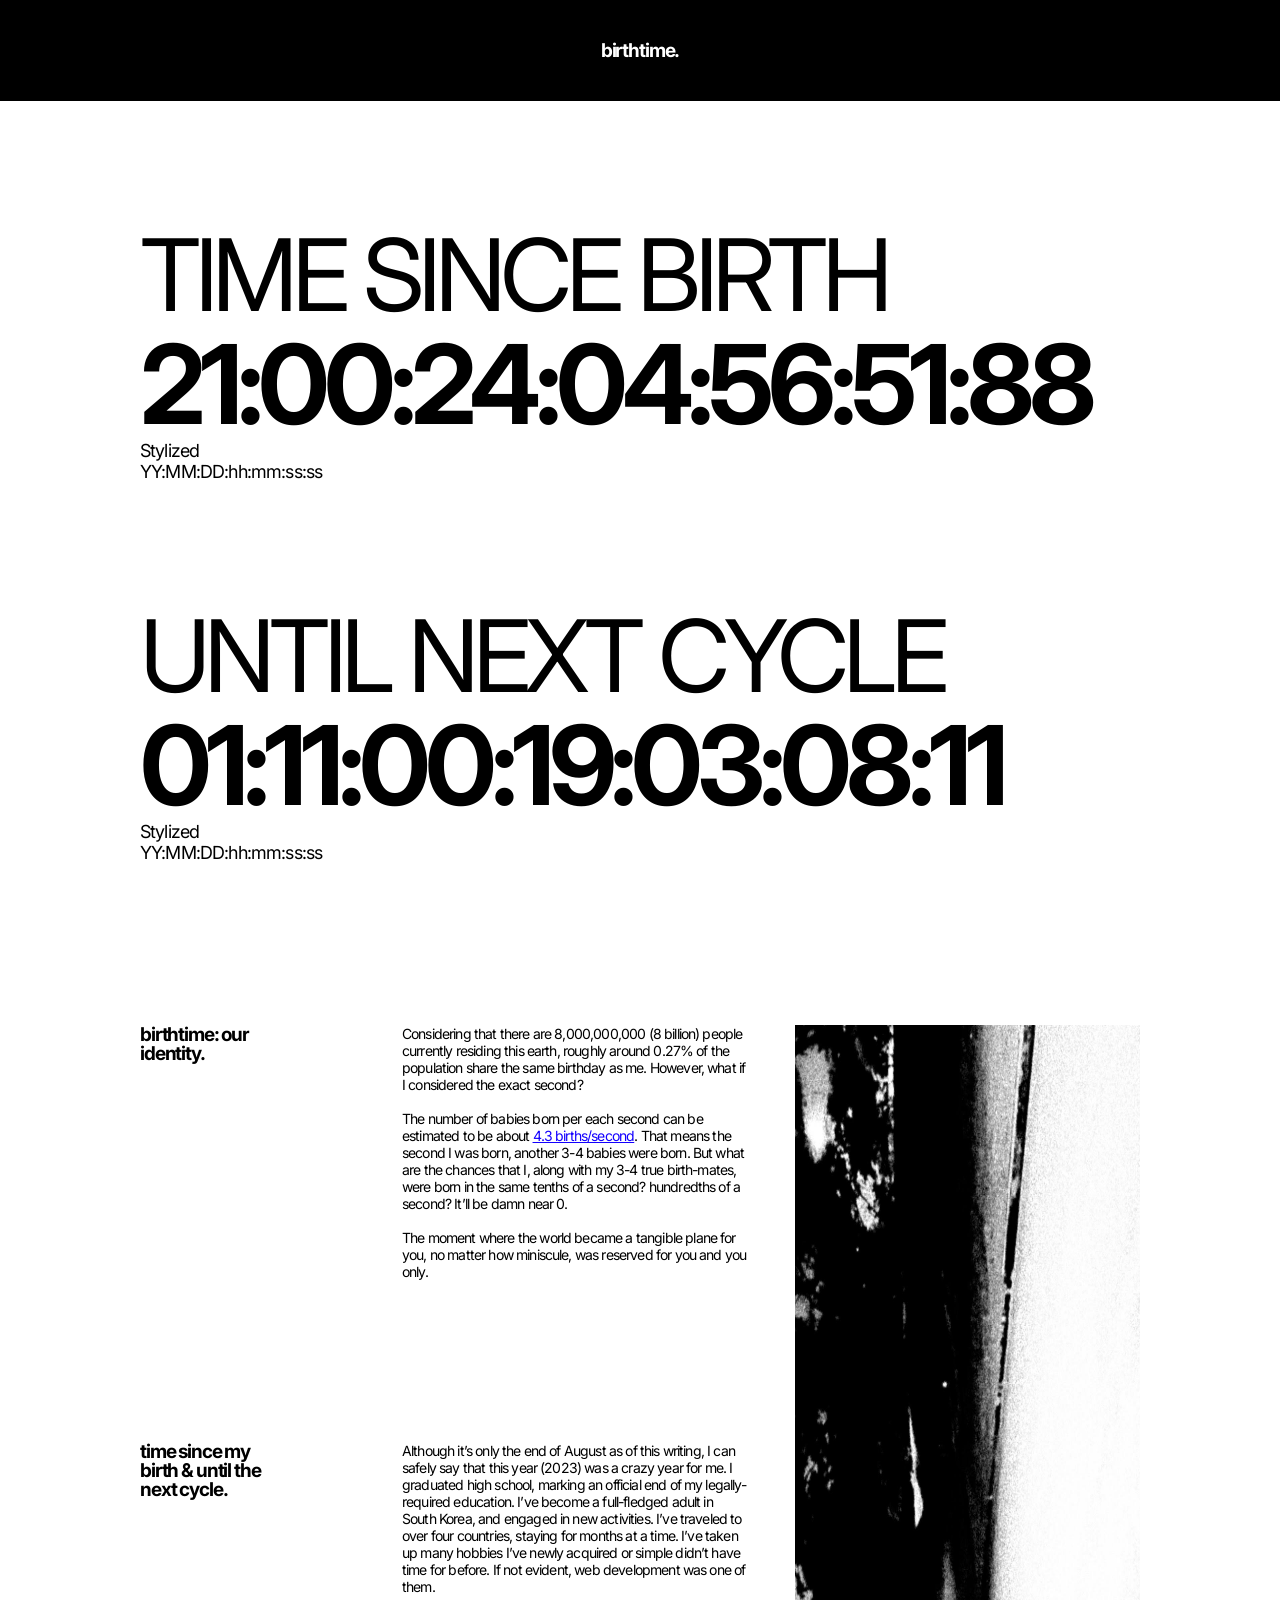
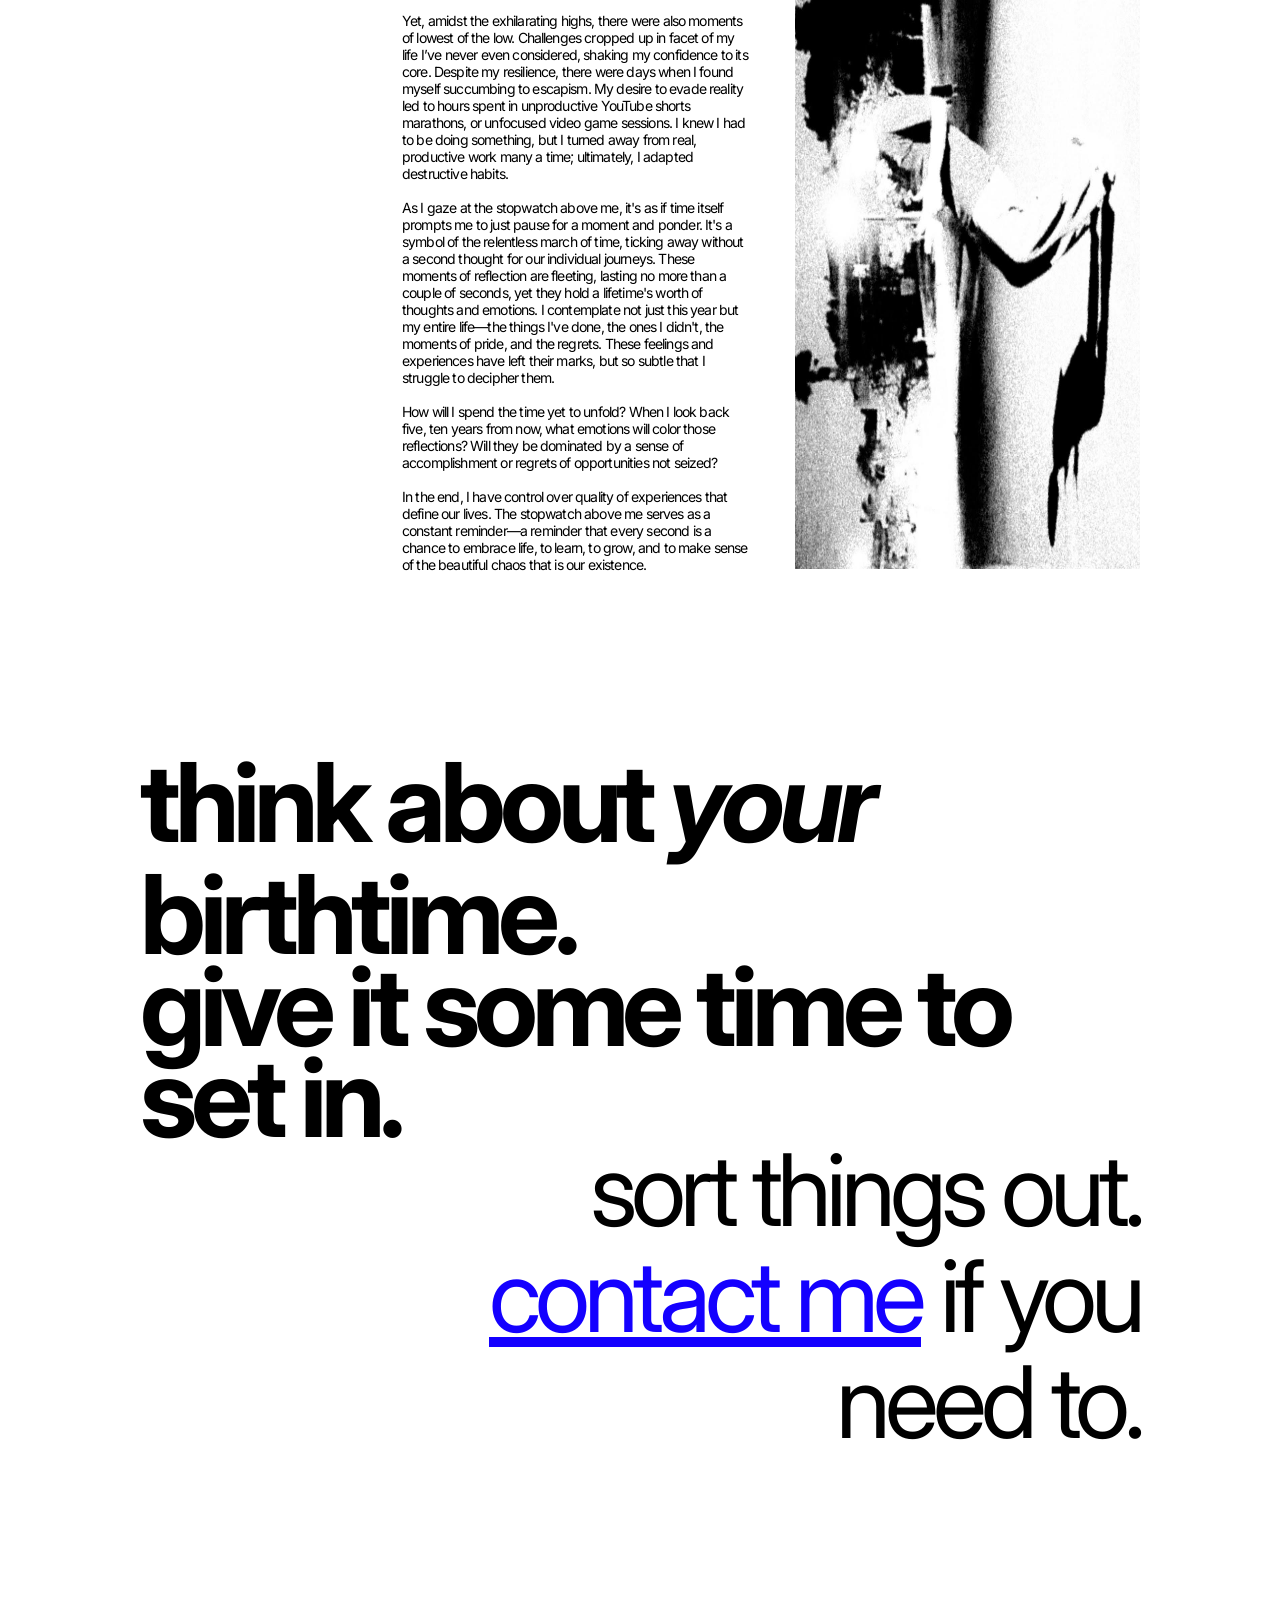
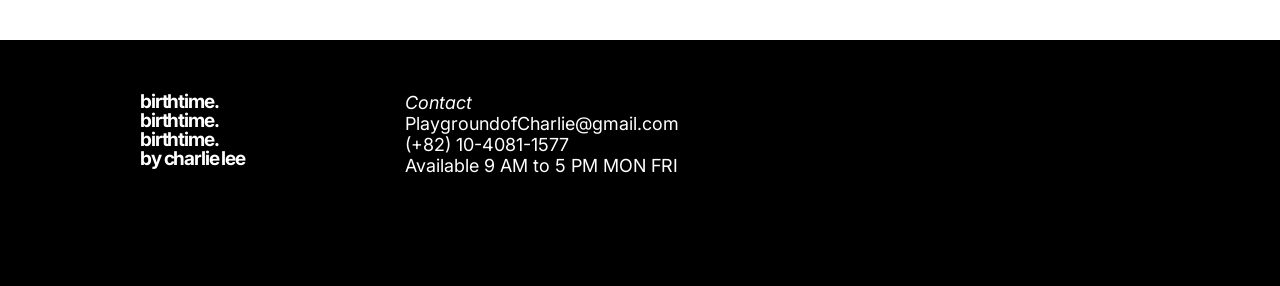
<file: index.html>
<!DOCTYPE html>
<html lang="en">

<head>
    <meta charset="UTF-8">
    <meta name="viewport" content="width=device-width, initial-scale=1.0">
    
    <title>My Birthday Stopwatch</title>

    <link rel="preconnect" href="https://fonts.gstatic.com">
    <link href="https://fonts.googleapis.com/css2?family=Inter:wght@100;200;300;400;500;600;700;800;900&display=swap" rel="stylesheet">
    
    <link href="style.css" rel="stylesheet" type="text/css">
    <script src="stopwatch.js"></script>
    <script src="countdown.js"></script>
</head>

<body>

    <div class="birth"><h3>birthtime.</h3></div>

    <div class="officialContent"><!--OFFICIALCONTENT-->
    <div class="header" id="s">
        <h2 class="h2Begin">TIME SINCE BIRTH</h2>
        <div class="time" id="stopwatch"></div>
        <div class="normalText">
            <p class="stylized">
                Stylized<br>
                YY:MM:DD:hh:mm:ss:ss
            </p>
        </div>
    </div><!--END stopwatch-->

    <div class="header" id="t">
        <h2 class="h2Begin">UNTIL NEXT CYCLE</h2>
        <div class="time" id="countdown"></div>
        <div class="normalText">
            <p class="stylized">
                Stylized<br>
                YY:MM:DD:hh:mm:ss:ss
            </p>
        </div>
    </div><!--END timer-->

    <div class="mainStuff">
    <div class="article" id="identity">
        <h3 class="articleTitle">
            birthtime: our identity.
        </h3>
        <article class="articleText">
            <p class="normalText">
                Considering that there are 8,000,000,000 (8 billion) people currently residing this earth, 
                roughly around 0.27% of the population share the same birthday as me. However, what if I considered the exact second?<br><br>

                The number of babies born per each second can be estimated to be about <a href="https://www.cia.gov/the-world-factbook/countries/world/#people-and-society" id="birthRate" target="_blank">4.3 births/second</a>. 
                That means the second I was born, another 3-4 babies were born. But what are the chances that I, 
                along with my 3-4 true birth-mates, were born in the same tenths of a second? hundredths of a second?
                It’ll be damn near 0.<br><br>

                The moment where the world became a tangible plane for you, no matter how miniscule, was reserved for you and you only.
            </p>
        </article>    
    </div><!--END identity-->

    <div class="clear"></div>

    <div class="article" id="nextCycle">
        <h3 class="articleTitle">
            time since my birth & until the next cycle.
        </h3>
        <article class="articleText">
            <p class="normalText">
                Although it’s only the end of August as of this writing, I can safely say that this year (2023) was a crazy year for me. 
                I graduated high school, marking an official end of my legally-required education. I’ve become a full-fledged adult 
                in South Korea, and engaged in new activities. I’ve traveled to over four countries, staying for months at a time. 
                I’ve taken up many hobbies I’ve newly acquired or simple didn’t have time for before. If not evident, web development 
                was one of them.<br><br>

                Yet, amidst the exhilarating highs, there were also moments of lowest of the low. Challenges cropped up in facet of 
                my life I’ve never even considered, shaking my confidence to its core. Despite my resilience, there were days when 
                I found myself succumbing to escapism. My desire to evade reality led to hours spent in unproductive YouTube shorts marathons, 
                or unfocused video game sessions. I knew I had to be doing something, but I turned away from real, productive work many a time; 
                ultimately, I adapted destructive habits.<br><br>

                As I gaze at the stopwatch above me, it's as if time itself prompts me to just pause for a moment and ponder. 
                It's a symbol of the relentless march of time, ticking away without a second thought for our individual journeys. 
                These moments of reflection are fleeting, lasting no more than a couple of seconds, yet they hold a lifetime's 
                worth of thoughts and emotions. I contemplate not just this year but my entire life—the things I've done, 
                the ones I didn't, the moments of pride, and the regrets. These feelings and experiences have left their marks, 
                but so subtle that I struggle to decipher them.<br><br>

                How will I spend the time yet to unfold? When I look back five, ten years from now, what emotions will color those reflections? 
                Will they be dominated by a sense of accomplishment or regrets of opportunities not seized?<br><br>

                In the end, I have control over quality of experiences that define our lives. The stopwatch above me serves as a constant 
                reminder—a reminder that every second is a chance to embrace life, to learn, to grow, and to make sense of the beautiful 
                chaos that is our existence.
            </p>
        </article>
    </div><!--END nextCycle-->
    </div><!--END mainStuff-->

    <div class="clear"></div>

    <div id="contact">
        <h1 id="think">
            think about <em>your</em> birthtime. <br>
            give it some time to set in.
        </h1>
        <h2 id="sort">
            sort things out. <br>
            <a href="mailto:playgroundofcharlie@gmail.com" id="linkContact" target="_blank">contact me</a> if you
            <br> need to.
        </h2>
    </div><!--END contact-->
    </div><!--END OFFICIALCONTENT-->

    <div class="clear"></div>

    <div class="footer">
        <div class="officialContent">
            <div class="footerContent">
                <div id="logo">
                    birthtime. <br>
                    birthtime. <br>
                    birthtime. <br>
                    by charlie lee
                </div>
                <div id="contactInfo">
                    <em>Contact</em> <br>
                    PlaygroundofCharlie@gmail.com <br>
                    (+82) 10-4081-1577 <br>
                    Available 9 AM to 5 PM MON FRI
                </div>
            </div>
        </div>
    </div>
    
</body>

</html>
</file>
<file: style.css>
* {
    font-family: 'Inter';
    margin: 0;
    padding: 0;
    font-weight: normal;
    font-size: 18px;
    margin-block-start: 0;
    margin-block-end: 0;
}

.officialContent {
    max-width: 1000px; /* Adjust to your desired width */
    margin: 0 auto; /* Auto margins horizontally center the container */
    /* You can add vertical centering if needed */    
}

h1, h1 em {
    color: #000;
    font-family: Inter;
    font-size: 110px;
    font-weight: 700;
    line-height: normal;
    letter-spacing: -6.05px;
}

h2 {
    color: #000;
    font-family: Inter;
    font-size: 100px;
    font-style: normal;
    font-weight: 400;
    line-height: normal;
    letter-spacing: -6px;
}

h2 a {
    color: #1400FF;
    font-family: Inter;
    font-size: 100px;
    font-style: normal;
    text-decoration: underline;
    font-weight: 400;
    line-height: normal;
    letter-spacing: -6px;
}

h2 a:hover {
    cursor: pointer;
}

h3 {
    font-size: 19px;
    font-style: normal;
    font-weight: 700;
    line-height: 100.023%; /* 19.004px */
    letter-spacing: -1.14px;
}

.normalText, .normalText a {
    color: #000;
    font-family: Inter;
    font-size: 14px;
    font-style: normal;
    font-weight: 400;
    line-height: normal;
    letter-spacing: -0.84px;
}

a:link {
    color: #1400FF;
}

a:hover {
    color: #30df00;
}

a:visited {
    color: #5a008e;
}

a:active {
    color: #00b600;
}

.birth {
    color: #FFF;
    font-size: 19px;
    font-style: normal;
    font-weight: 700;
    line-height: 100.023%; /* 19.004px */
    letter-spacing: -1.14px;

    width: 100%;
    height: 101px;
    flex-shrink: 0;
    background: #000;

    display: flex;
    justify-content: center;
    align-items: center;
}

.header {
    margin-top: 113px;
    margin-bottom: 0;
    padding-bottom: 0;
    display: inline-block;
}

.h2Begin {
    height: 73px;
    margin-bottom: 30px;

}

.time {
    color: #000;
    font-family: Inter;
    font-size: 110px;
    font-style: normal;
    font-weight: 700;
    line-height: normal;
    letter-spacing: -6.05px;
    height: 108px;
    margin-bottom: 15px;
}

.mainStuff {
    background-image: url(pic.jpg);
    background-size: 345px 1160px;
    background-repeat: no-repeat;
    background-position: right;
}

.article {
    width: 608px;
}

.articleTitle {
    width: 141px;
    margin-right: 121px;
    float: left;
}

.articleText {
   width: 346px;
   float: right;
}

#identity {
    margin-top: 162px;
    height: 252px;
    margin-left: 0px;
}

#nextCycle {
    margin-top: 162px;
    margin-left: 0px;
    height: 727px;   
}



img {
    width: 345px;
    height: 1160px;
    padding: 0;
    margin: 0;
    float: right;
}



.clear {
    clear: both;
}

#contact {
    display: block;
    margin-top: 162px;
    width: 1000px;
    height: 630;
}

#think {
    float: left;
    line-height: 91.5px;
}

#sort {
    float: right;
    text-align: right;
    text-transform: normal;
    line-height: 91.5px;
}

.footer {
    display: block;
    height: 246px;
    margin-top: 192px;
    background-color: black;
    color: white;
}

.footerContent {
    padding-top: 52px;
    width: 565px;
    float: left;
}

#logo {
    font-size: 19px;
    font-style: normal;
    font-weight: 700;
    line-height: 100.023%; /* 19.004px */
    letter-spacing: -1.14px;
    width: 118px;
    float: left;
}

#contactInfo {
    width: 300px;
    float: right;
}
</file>
